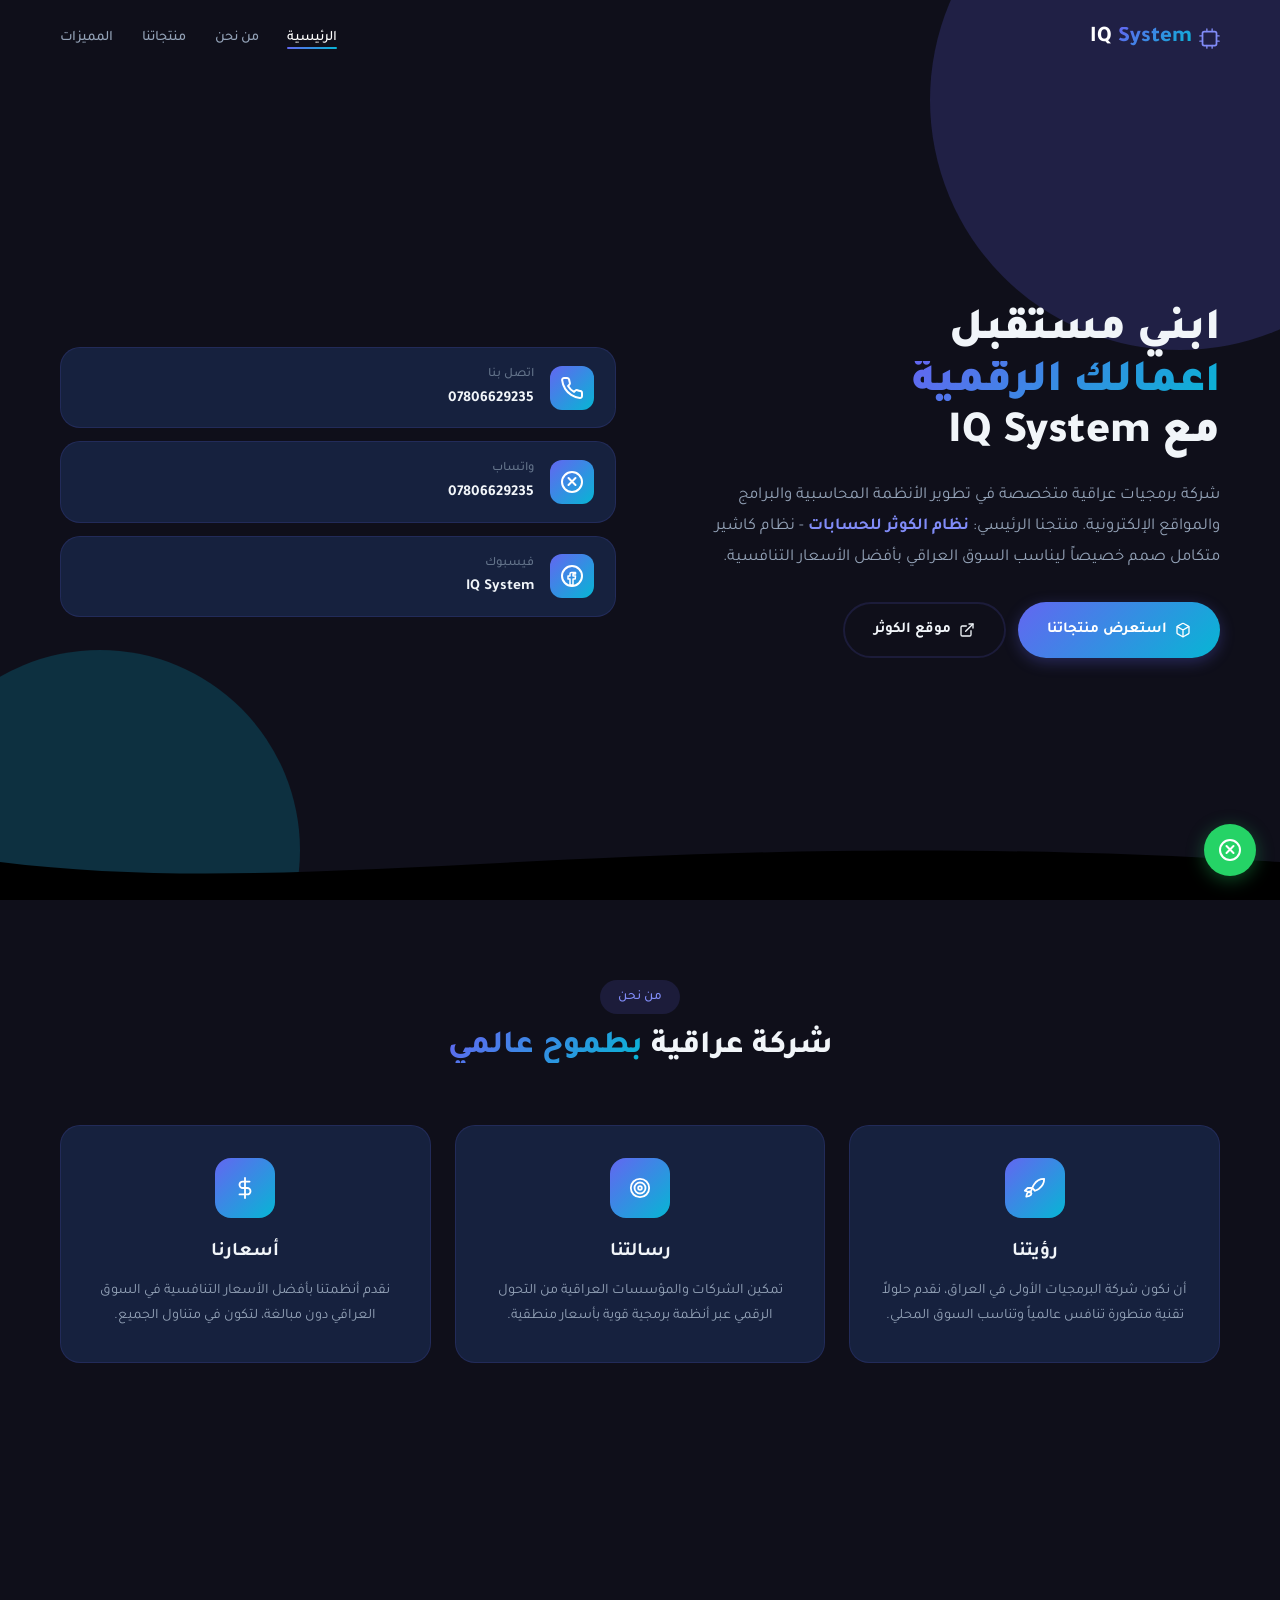
<file: index.html>
<!DOCTYPE html>
<html lang="ar" dir="rtl">
<head>
    <meta charset="UTF-8">
    <meta http-equiv="X-UA-Compatible" content="IE=edge">
    <meta name="viewport" content="width=device-width, initial-scale=1.0, maximum-scale=5.0, viewport-fit=cover">
    <meta name="theme-color" content="#6366f1">
    <meta name="color-scheme" content="dark">
    <meta name="format-detection" content="telephone=no">
    <meta name="msapplication-TileColor" content="#6366f1">

    <!-- Primary SEO Meta -->
    <title>IQ System - شركة IQ سيستم للبرمجيات | نظام الكوثر للحسابات - أقوى شركة برمجيات في العراق</title>
    <meta name="description" content="IQ System شركة برمجيات عراقية رائدة متخصصة في نظام الكوثر للحسابات - نظام كاشير POS متكامل لإدارة المبيعات والمخازن والحسابات. تصميم مواقع وتطبيقات جوال وأنظمة ERP سحابية بأسعار تنافسية في العراق.">
    <meta name="keywords" content="IQ System, IQ سيستم, نظام الكوثر, الكوثر للحسابات, نظام كاشير, كاشير العراق, برنامج حسابات, برنامج محاسبي, POS العراق, نقاط بيع, شركة برمجيات عراقية, تصميم مواقع العراق, تطبيقات جوال, ERP, نظام مخازن, نظام مبيعات, بغداد, العراق">
    <meta name="author" content="IQ System">
    <meta name="robots" content="index, follow, max-image-preview:large, max-snippet:-1, max-video-preview:-1">
    <meta name="googlebot" content="index, follow, max-snippet:-1, max-image-preview:large, max-video-preview:-1">
    <meta name="google-site-verification" content="jbLJnMgVuty3QRDypL4hg71wzojxGg6FYJcYQxmpgGI">
    <meta name="bingbot" content="index, follow, max-snippet:-1, max-image-preview:large">
    <meta name="revisit-after" content="7 days">
    <meta name="rating" content="General">
    <meta name="language" content="Arabic">
    <meta name="geo.region" content="IQ-BG">
    <meta name="geo.placename" content="Baghdad">
    <meta name="geo.position" content="33.3152;44.3661">
    <meta name="ICBM" content="33.3152, 44.3661">

    <!-- Canonical & Alternates -->
    <link rel="canonical" href="https://iqsystem.iq/">
    <link rel="alternate" hreflang="ar" href="https://iqsystem.iq/">
    <link rel="alternate" hreflang="ar-IQ" href="https://iqsystem.iq/">
    <link rel="alternate" hreflang="x-default" href="https://iqsystem.iq/">

    <!-- Open Graph / Facebook -->
    <meta property="og:type" content="website">
    <meta property="og:url" content="https://iqsystem.iq/">
    <meta property="og:title" content="IQ System - أقوى شركة برمجيات في العراق | نظام الكوثر للحسابات">
    <meta property="og:description" content="IQ System شركة برمجيات عراقية رائدة. نقدم نظام الكوثر للحسابات - نظام كاشير POS متكامل، تصميم مواقع، تطبيقات جوال، أنظمة ERP سحابية بأفضل الأسعار في العراق.">
    <meta property="og:image" content="https://iqsystem.iq/og-image.jpg">
    <meta property="og:image:width" content="1200">
    <meta property="og:image:height" content="630">
    <meta property="og:image:alt" content="IQ System - شركة برمجيات عراقية | نظام الكوثر للحسابات">
    <meta property="og:image:type" content="image/jpeg">
    <meta property="og:site_name" content="IQ System">
    <meta property="og:locale" content="ar_AR">
    <meta property="og:locale:alternate" content="en_US">
    <meta property="article:publisher" content="https://www.facebook.com/profile.php?id=61586083632353">
    <meta property="fb:app_id" content="61586083632353">

    <!-- Twitter Card -->
    <meta name="twitter:card" content="summary_large_image">
    <meta name="twitter:site" content="@IQSystemIQ">
    <meta name="twitter:creator" content="@IQSystemIQ">
    <meta name="twitter:title" content="IQ System - أقوى شركة برمجيات في العراق | نظام الكوثر">
    <meta name="twitter:description" content="IQ System - نظام الكوثر للحسابات، كاشير POS، تصميم مواقع، تطبيقات جوال، ERP سحابية. أفضل الأسعار في العراق.">
    <meta name="twitter:image" content="https://iqsystem.iq/og-image.jpg">
    <meta name="twitter:image:alt" content="IQ System - شركة برمجيات عراقية">

    <!-- Favicon -->
    <link rel="icon" type="image/svg+xml" href="data:image/svg+xml,%3Csvg xmlns='http://www.w3.org/2000/svg' viewBox='0 0 100 100'%3E%3Crect width='100' height='100' rx='20' fill='%236366f1'/%3E%3Ctext x='50' y='68' text-anchor='middle' fill='white' font-family='sans-serif' font-weight='bold' font-size='50'%3EIQ%3C/text%3E%3C/svg%3E">
    <link rel="apple-touch-icon" sizes="180x180" href="data:image/svg+xml,%3Csvg xmlns='http://www.w3.org/2000/svg' viewBox='0 0 100 100'%3E%3Crect width='100' height='100' rx='20' fill='%236366f1'/%3E%3Ctext x='50' y='68' text-anchor='middle' fill='white' font-family='sans-serif' font-weight='bold' font-size='50'%3EIQ%3C/text%3E%3C/svg%3E">
    <link rel="mask-icon" href="data:image/svg+xml,%3Csvg xmlns='http://www.w3.org/2000/svg' viewBox='0 0 100 100'%3E%3Crect width='100' height='100' rx='20' fill='%236366f1'/%3E%3Ctext x='50' y='68' text-anchor='middle' fill='white' font-family='sans-serif' font-weight='bold' font-size='50'%3EIQ%3C/text%3E%3C/svg%3E" color="#6366f1">

    <!-- Web App Manifest -->
    <link rel="manifest" href="/manifest.json">

    <!-- DNS Prefetch & Preconnect -->
    <link rel="dns-prefetch" href="//fonts.googleapis.com">
    <link rel="dns-prefetch" href="//fonts.gstatic.com">
    <link rel="dns-prefetch" href="//al-kother.netlify.app">
    <link rel="preconnect" href="https://fonts.googleapis.com">
    <link rel="preconnect" href="https://fonts.gstatic.com" crossorigin>
    <!-- Stylesheets -->
    <link rel="stylesheet" href="style.css">
    <link rel="preload" as="style" href="https://fonts.googleapis.com/css2?family=Tajawal:wght@400;500;700;800;900&display=swap" onload="this.onload=null;this.rel='stylesheet'">
    <noscript><link href="https://fonts.googleapis.com/css2?family=Tajawal:wght@400;500;700;800;900&display=swap" rel="stylesheet"></noscript>
    <!-- JSON-LD Structured Data -->
    <script type="application/ld+json">
    {
      "@context": "https://schema.org",
      "@graph": [
        {
          "@type": "Organization",
          "@id": "https://iqsystem.iq/#organization",
          "name": "IQ System",
          "alternateName": ["IQ سيستم", "IQ System Iraq"],
          "url": "https://iqsystem.iq/",
          "logo": {
            "@type": "ImageObject",
            "url": "https://iqsystem.iq/logo.png",
            "width": 512,
            "height": 512
          },
          "description": "شركة برمجيات عراقية رائدة متخصصة في نظام الكوثر للحسابات - نظام كاشير POS متكامل وتصميم المواقع والتطبيقات وأنظمة ERP السحابية.",
          "foundingDate": "2016",
          "founders": [{"@type": "Person", "name": "IQ System Team"}],
          "address": {
            "@type": "PostalAddress",
            "addressLocality": "بغداد",
            "addressRegion": "المنصور",
            "addressCountry": "IQ"
          },
          "contactPoint": [
            {
              "@type": "ContactPoint",
              "telephone": "+9647806629235",
              "contactType": "sales",
              "areaServed": "IQ",
              "availableLanguage": ["Arabic"]
            },
            {
              "@type": "ContactPoint",
              "telephone": "+9647806629235",
              "contactType": "customer service",
              "contactOption": "TollFree",
              "areaServed": "IQ",
              "availableLanguage": ["Arabic"]
            },
            {
              "@type": "ContactPoint",
              "telephone": "+9647806629235",
              "contactType": "technical support",
              "areaServed": "IQ",
              "availableLanguage": ["Arabic"],
              "hoursAvailable": {
                "@type": "OpeningHoursSpecification",
                "dayOfWeek": ["Saturday","Sunday","Monday","Tuesday","Wednesday","Thursday"],
                "opens": "00:00",
                "closes": "23:59"
              }
            }
          ],
          "sameAs": [
            "https://www.facebook.com/profile.php?id=61586083632353",
            "https://wa.me/9647806629235",
            "https://al-kother.netlify.app"
          ]
        },
        {
          "@type": "WebSite",
          "@id": "https://iqsystem.iq/#website",
          "url": "https://iqsystem.iq/",
          "name": "IQ System - شركة IQ سيستم للبرمجيات",
          "description": "أقوى شركة برمجيات في العراق - نظام الكوثر للحسابات",
          "publisher": {"@id": "https://iqsystem.iq/#organization"},
          "inLanguage": "ar",
          "potentialAction": {
            "@type": "SearchAction",
            "target": {
              "@type": "EntryPoint",
              "urlTemplate": "https://iqsystem.iq/search?q={search_term_string}"
            },
            "query-input": "required name=search_term_string"
          }
        },
        {
          "@type": "WebPage",
          "@id": "https://iqsystem.iq/#webpage",
          "url": "https://iqsystem.iq/",
          "name": "IQ System - الصفحة الرئيسية | نظام الكوثر للحسابات",
          "description": "الصفحة الرئيسية لشركة IQ System - شركة برمجيات عراقية رائدة تقدم نظام الكوثر للحسابات وخدمات تصميم المواقع والتطبيقات.",
          "inLanguage": "ar",
          "isPartOf": {"@id": "https://iqsystem.iq/#website"},
          "about": {"@id": "https://iqsystem.iq/#organization"},
          "datePublished": "2024-01-01",
          "dateModified": "2026-05-06",
          "breadcrumb": {"@id": "https://iqsystem.iq/#breadcrumb"}
        },
        {
          "@type": "BreadcrumbList",
          "@id": "https://iqsystem.iq/#breadcrumb",
          "itemListElement": [
            {
              "@type": "ListItem",
              "position": 1,
              "name": "الرئيسية",
              "item": "https://iqsystem.iq/"
            }
          ]
        },
        {
          "@type": "SoftwareApplication",
          "@id": "https://iqsystem.iq/#al-kawthar",
          "name": "نظام الكوثر للحسابات",
          "alternateName": ["Al-Kawthar Accounting System", "الكوثر"],
          "applicationCategory": "BusinessApplication",
          "operatingSystem": "Windows, Android, iOS, Web",
          "offers": {
            "@type": "Offer",
            "price": "0",
            "priceCurrency": "USD",
            "description": "اتصل بنا للحصول على عرض سعر مخصص",
            "availability": "https://schema.org/InStock"
          },
          "description": "نظام كاشير POS عملاق ومتكامل لإدارة الحسابات والمبيعات والمشتريات والمخازن. صمم بأحدث التقنيات ليناسب جميع أنواع الأنشطة التجارية في العراق.",
          "url": "https://al-kother.netlify.app",
          "provider": {"@id": "https://iqsystem.iq/#organization"},
          "featureList": [
            "إدارة المبيعات ونقاط البيع POS",
            "إدارة المخازن والمستودعات",
            "الحسابات العامة والأستاذ العام",
            "إدارة المشتريات والموردين",
            "تقارير مالية شاملة وتصدير PDF/Excel",
            "إدارة العملاء والموردين CRM",
            "دعم الباركود والموازين الإلكترونية",
            "العمل بدون إنترنت مع مزامنة تلقائية",
            "دعم الأجهزة اللوحية والكاشير التقليدي",
            "دعم الفروع المتعددة والربط السحابي"
          ]
        },
        {
          "@type": "FAQPage",
          "mainEntity": [
            {
              "@type": "Question",
              "name": "ما هو نظام الكوثر للحسابات؟",
              "acceptedAnswer": {
                "@type": "Answer",
                "text": "نظام الكوثر للحسابات هو نظام كاشير POS عملاق ومتكامل من تطوير شركة IQ System العراقية. يدير المبيعات والمشتريات والمخازن والحسابات العامة مع دعم الباركود والموازين الإلكترونية والعمل بدون إنترنت."
              }
            },
            {
              "@type": "Question",
              "name": "هل نظام الكوثر مناسب للسوق العراقي؟",
              "acceptedAnswer": {
                "@type": "Answer",
                "text": "نعم، نظام الكوثر صمم خصيصاً لتلبية احتياجات السوق العراقي بجميع فئاته وبأسعار تنافسية مناسبة جداً مقارنة بالأنظمة الأخرى. يدعم اللغة العربية بالكامل ويتوافق مع المتطلبات المحاسبية والضريبية في العراق."
              }
            },
            {
              "@type": "Question",
              "name": "هل يمكن استخدام نظام الكوثر بدون إنترنت؟",
              "acceptedAnswer": {
                "@type": "Answer",
                "text": "نعم، نظام الكوثر يعمل بشكل كامل بدون اتصال بالإنترنت. عند توفر الاتصال، تتم المزامنة تلقائياً مع الفروع الأخرى والسحابة لضمان تحديث البيانات بشكل دائم."
              }
            },
            {
              "@type": "Question",
              "name": "ما هي أسعار أنظمة IQ System؟",
              "acceptedAnswer": {
                "@type": "Answer",
                "text": "تتميز IQ System بتقديم أفضل الأسعار التنافسية في السوق العراقي دون مبالغة. للحصول على عرض سعر مخصص يناسب احتياجات عملك، يمكنك التواصل معنا عبر واتساب على الرقم 07806629235."
              }
            },
            {
              "@type": "Question",
              "name": "ما هي الخدمات التي تقدمها IQ System؟",
              "acceptedAnswer": {
                "@type": "Answer",
                "text": "تقدم IQ System: نظام الكوثر للحسابات (كاشير POS)، تصميم وتطوير المواقع الإلكترونية، تطبيقات الجوال (Android و iOS)، الأنظمة السحابية، أنظمة ERP المخصصة للشركات."
              }
            },
            {
              "@type": "Question",
              "name": "هل تقدم IQ System دعماً فنياً؟",
              "acceptedAnswer": {
                "@type": "Answer",
                "text": "نعم، نوفر دعماً فنياً على مدار الساعة طوال أيام الأسبوع. فريق الدعم الفني متواجد لحل أي مشكلة تواجهك. يمكنك التواصل عبر واتساب أو فيسبوك."
              }
            }
          ]
        }
      ]
    }
    </script>

    <!-- Preload Critical Assets -->
    <link rel="preload" as="script" href="script.js">
</head>
<body>

    <svg xmlns="http://www.w3.org/2000/svg" style="display:none" aria-hidden="true">
        <symbol id="ic-chip" viewBox="0 0 24 24"><rect width="16" height="16" x="4" y="4" rx="2" fill="none" stroke="currentColor" stroke-width="2"/><path d="M9 1v3m6-3v3M9 20v3m6-3v3M1 9h3m-3 6h3M20 9h3m-3 6h3" stroke="currentColor" stroke-width="1.5" stroke-linecap="round"/></symbol>
        <symbol id="ic-menu" viewBox="0 0 24 24"><path d="M3 12h18M3 6h18M3 18h18" fill="none" stroke="currentColor" stroke-width="2" stroke-linecap="round"/></symbol>
        <symbol id="ic-phone" viewBox="0 0 24 24"><path d="M22 16.92v3a2 2 0 01-2.18 2 19.79 19.79 0 01-8.63-3.07 19.5 19.5 0 01-6-6 19.79 19.79 0 01-3.07-8.67A2 2 0 014.11 2h3a2 2 0 012 1.72 12.84 12.84 0 00.7 2.81 2 2 0 01-.45 2.11L8.09 9.91a16 16 0 006 6l1.27-1.27a2 2 0 012.11-.45 12.84 12.84 0 002.81.7A2 2 0 0122 16.92z" fill="none" stroke="currentColor" stroke-width="2" stroke-linecap="round" stroke-linejoin="round"/></symbol>
        <symbol id="ic-whatsapp" viewBox="0 0 24 24"><circle cx="12" cy="12" r="10" fill="none" stroke="currentColor" stroke-width="2"/><path d="M8.5 8l3.5 3.5-3.5 3.5m7-7L12 11.5 15.5 15" fill="none" stroke="currentColor" stroke-width="2" stroke-linecap="round" stroke-linejoin="round"/></symbol>
        <symbol id="ic-facebook" viewBox="0 0 24 24"><circle cx="12" cy="12" r="10" fill="none" stroke="currentColor" stroke-width="2"/><path d="M13.5 8.5h-2a1.5 1.5 0 00-1.5 1.5V12H8v3h2v6h3v-6h2.2l.3-3h-2.5V10h2.5V8.5z" fill="none" stroke="currentColor" stroke-width="1.5" stroke-linecap="round" stroke-linejoin="round"/></symbol>
        <symbol id="ic-house" viewBox="0 0 24 24"><path d="M3 9l9-7 9 7v11a2 2 0 01-2 2H5a2 2 0 01-2-2z" fill="none" stroke="currentColor" stroke-width="2" stroke-linecap="round" stroke-linejoin="round"/><path d="M9 22V12h6v10" fill="none" stroke="currentColor" stroke-width="2" stroke-linecap="round" stroke-linejoin="round"/></symbol>
        <symbol id="ic-info" viewBox="0 0 24 24"><circle cx="12" cy="12" r="10" fill="none" stroke="currentColor" stroke-width="2"/><path d="M12 16v-4M12 8h.01" fill="none" stroke="currentColor" stroke-width="2" stroke-linecap="round"/></symbol>
        <symbol id="ic-box" viewBox="0 0 24 24"><path d="M21 16V8a2 2 0 00-1-1.73l-7-4a2 2 0 00-2 0l-7 4A2 2 0 003 8v8a2 2 0 001 1.73l7 4a2 2 0 002 0l7-4A2 2 0 0021 16z" fill="none" stroke="currentColor" stroke-width="2" stroke-linecap="round" stroke-linejoin="round"/><path d="M3.27 6.96L12 12.01l8.73-5.05M12 22.08V12" fill="none" stroke="currentColor" stroke-width="2" stroke-linecap="round" stroke-linejoin="round"/></symbol>
        <symbol id="ic-star" viewBox="0 0 24 24"><polygon points="12 2 15.09 8.26 22 9.27 17 14.14 18.18 21.02 12 17.77 5.82 21.02 7 14.14 2 9.27 8.91 8.26 12 2" fill="none" stroke="currentColor" stroke-width="2" stroke-linecap="round" stroke-linejoin="round"/></symbol>
        <symbol id="ic-external" viewBox="0 0 24 24"><path d="M18 13v6a2 2 0 01-2 2H5a2 2 0 01-2-2V8a2 2 0 012-2h6" fill="none" stroke="currentColor" stroke-width="2" stroke-linecap="round" stroke-linejoin="round"/><path d="M15 3h6v6" fill="none" stroke="currentColor" stroke-width="2" stroke-linecap="round" stroke-linejoin="round"/><path d="M10 14L21 3" fill="none" stroke="currentColor" stroke-width="2" stroke-linecap="round" stroke-linejoin="round"/></symbol>
        <symbol id="ic-crown" viewBox="0 0 24 24"><path d="M2 4l3 12h14l3-12-6 7-4-7-4 7-6-7z" fill="none" stroke="currentColor" stroke-width="2" stroke-linecap="round" stroke-linejoin="round"/><path d="M4 20h16" fill="none" stroke="currentColor" stroke-width="2" stroke-linecap="round"/></symbol>
        <symbol id="ic-rocket" viewBox="0 0 24 24"><path d="M4.5 16.5c-1.5 1.26-2 5-2 5s3.74-.5 5-2c.71-.84.7-2.13-.09-2.91a2.18 2.18 0 00-2.91-.09z" fill="none" stroke="currentColor" stroke-width="2" stroke-linecap="round" stroke-linejoin="round"/><path d="M12 15l-3-3a22 22 0 012-3.95A12.88 12.88 0 0122 2c0 2.72-.78 7.5-6 11a22.35 22.35 0 01-4 2z" fill="none" stroke="currentColor" stroke-width="2" stroke-linecap="round" stroke-linejoin="round"/><path d="M9 12H4l-3 3 6 2 2-5z" fill="none" stroke="currentColor" stroke-width="2" stroke-linecap="round" stroke-linejoin="round"/></symbol>
        <symbol id="ic-target" viewBox="0 0 24 24"><circle cx="12" cy="12" r="10" fill="none" stroke="currentColor" stroke-width="2"/><circle cx="12" cy="12" r="6" fill="none" stroke="currentColor" stroke-width="2"/><circle cx="12" cy="12" r="2" fill="none" stroke="currentColor" stroke-width="2"/></symbol>
        <symbol id="ic-dollar" viewBox="0 0 24 24"><path d="M12 1v22" fill="none" stroke="currentColor" stroke-width="2" stroke-linecap="round"/><path d="M17 5H9.5a3.5 3.5 0 000 7h5a3.5 3.5 0 010 7H6" fill="none" stroke="currentColor" stroke-width="2" stroke-linecap="round" stroke-linejoin="round"/></symbol>
        <symbol id="ic-monitor" viewBox="0 0 24 24"><rect width="20" height="14" x="2" y="3" rx="2" fill="none" stroke="currentColor" stroke-width="2"/><path d="M8 21h8" fill="none" stroke="currentColor" stroke-width="2" stroke-linecap="round"/><path d="M12 17v4" fill="none" stroke="currentColor" stroke-width="2" stroke-linecap="round"/></symbol>
        <symbol id="ic-globe" viewBox="0 0 24 24"><circle cx="12" cy="12" r="10" fill="none" stroke="currentColor" stroke-width="2"/><path d="M2 12h20" fill="none" stroke="currentColor" stroke-width="2"/><path d="M12 2a15.3 15.3 0 014 10 15.3 15.3 0 01-4 10 15.3 15.3 0 01-4-10 15.3 15.3 0 014-10z" fill="none" stroke="currentColor" stroke-width="2"/></symbol>
        <symbol id="ic-mobile" viewBox="0 0 24 24"><rect width="14" height="20" x="5" y="2" rx="2" fill="none" stroke="currentColor" stroke-width="2"/><path d="M12 18h.01" fill="none" stroke="currentColor" stroke-width="2" stroke-linecap="round"/></symbol>
        <symbol id="ic-cloud" viewBox="0 0 24 24"><path d="M17.5 19H9a7 7 0 116.71-9h1.79a4.5 4.5 0 010 9z" fill="none" stroke="currentColor" stroke-width="2" stroke-linecap="round" stroke-linejoin="round"/></symbol>
        <symbol id="ic-gear" viewBox="0 0 24 24"><circle cx="12" cy="12" r="3" fill="none" stroke="currentColor" stroke-width="2"/><path d="M12 1v2m0 18v2M4.22 4.22l1.42 1.42m12.72 12.72l1.42 1.42M1 12h2m18 0h2M4.22 19.78l1.42-1.42M18.36 5.64l1.42-1.42" fill="none" stroke="currentColor" stroke-width="2" stroke-linecap="round"/></symbol>
        <symbol id="ic-tag" viewBox="0 0 24 24"><path d="M20.59 13.41l-7.17 7.17a2 2 0 01-2.83 0L2 12V2h10l8.59 8.59a2 2 0 010 2.82z" fill="none" stroke="currentColor" stroke-width="2" stroke-linecap="round"/><circle cx="7" cy="7" r="1" fill="currentColor"/></symbol>
        <symbol id="ic-headset" viewBox="0 0 24 24"><path d="M3 18v-6a9 9 0 0118 0v6" fill="none" stroke="currentColor" stroke-width="2" stroke-linecap="round" stroke-linejoin="round"/><path d="M21 19a2 2 0 01-2 2h-1a2 2 0 01-2-2v-3a2 2 0 012-2h3zM3 19a2 2 0 002 2h1a2 2 0 002-2v-3a2 2 0 00-2-2H3z" fill="none" stroke="currentColor" stroke-width="2" stroke-linecap="round" stroke-linejoin="round"/></symbol>
        <symbol id="ic-code" viewBox="0 0 24 24"><path d="M16 18l6-6-6-6" fill="none" stroke="currentColor" stroke-width="2" stroke-linecap="round" stroke-linejoin="round"/><path d="M8 6l-6 6 6 6" fill="none" stroke="currentColor" stroke-width="2" stroke-linecap="round" stroke-linejoin="round"/></symbol>
        <symbol id="ic-database" viewBox="0 0 24 24"><ellipse cx="12" cy="5" rx="9" ry="3" fill="none" stroke="currentColor" stroke-width="2"/><path d="M21 12c0 1.66-4 3-9 3s-9-1.34-9-3" fill="none" stroke="currentColor" stroke-width="2"/><path d="M3 5v14c0 1.66 4 3 9 3s9-1.34 9-3V5" fill="none" stroke="currentColor" stroke-width="2"/></symbol>
        <symbol id="ic-sync" viewBox="0 0 24 24"><path d="M21.5 2v6h-6M2.5 22v-6h6" fill="none" stroke="currentColor" stroke-width="2" stroke-linecap="round" stroke-linejoin="round"/><path d="M2 11.5a10 10 0 0118.8-4.3M22 12.5a10 10 0 01-18.8 4.3" fill="none" stroke="currentColor" stroke-width="2" stroke-linecap="round" stroke-linejoin="round"/></symbol>
    </svg>

    <!-- Header & Navigation -->
    <header class="header" id="header">
        <nav class="nav container">
            <a href="#" class="nav__logo">
                <svg class="icon" width="21" height="21"><use href="#ic-chip"/></svg>
                <span>IQ <span class="text-gradient">System</span></span>
            </a>
            <ul class="nav__list" id="navList">
                <li class="nav__item"><a href="#home" class="nav__link active">الرئيسية</a></li>
                <li class="nav__item"><a href="#about" class="nav__link">من نحن</a></li>
                <li class="nav__item"><a href="#products" class="nav__link">منتجاتنا</a></li>
                <li class="nav__item"><a href="#features" class="nav__link">المميزات</a></li>
            </ul>
            <button class="nav__toggle" id="navToggle" aria-label="القائمة">
                <svg class="icon" width="22" height="22"><use href="#ic-menu"/></svg>
            </button>
        </nav>
    </header>

    <main>
        <!-- Hero Section -->
        <section class="hero" id="home">
            <div class="hero__bg">
                <div class="hero__glow hero__glow--1"></div>
                <div class="hero__glow hero__glow--2"></div>
            </div>
            <div class="hero__container container">
                <div class="hero__content">
                    <h1 class="hero__title">
                        ابني مستقبل<br>
                        <span class="text-gradient">أعمالك الرقمية</span><br>
                        مع IQ System
                    </h1>
                    <p class="hero__description">
                        شركة برمجيات عراقية متخصصة في تطوير الأنظمة المحاسبية والبرامج والمواقع الإلكترونية.
                        منتجنا الرئيسي: <strong>نظام الكوثر للحسابات</strong> - نظام كاشير متكامل
                        صمم خصيصاً ليناسب السوق العراقي بأفضل الأسعار التنافسية.
                    </p>
                    <div class="hero__btns">
                        <a href="#products" class="btn btn--primary">
                            <svg class="icon" width="16" height="16"><use href="#ic-box"/></svg> استعرض منتجاتنا
                        </a>
                        <a href="https://al-kother.netlify.app" target="_blank" class="btn btn--outline">
                            <svg class="icon" width="16" height="16"><use href="#ic-external"/></svg> موقع الكوثر
                        </a>
                    </div>
                </div>
                <div class="hero__image">
                    <div class="hero__contact-cards">
                        <a href="tel:+9647806629235" class="hero__contact-card">
                            <svg class="icon" width="18" height="18"><use href="#ic-phone"/></svg>
                            <div>
                                <strong>اتصل بنا</strong>
                                <span>07806629235</span>
                            </div>
                        </a>
                        <a href="https://wa.me/9647806629235" target="_blank" class="hero__contact-card">
                            <svg class="icon" width="18" height="18"><use href="#ic-whatsapp"/></svg>
                            <div>
                                <strong>واتساب</strong>
                                <span>07806629235</span>
                            </div>
                        </a>
                        <a href="https://www.facebook.com/profile.php?id=61586083632353" target="_blank" class="hero__contact-card">
                            <svg class="icon" width="18" height="18"><use href="#ic-facebook"/></svg>
                            <div>
                                <strong>فيسبوك</strong>
                                <span>IQ System</span>
                            </div>
                        </a>
                    </div>
                </div>
            </div>
            <div class="hero__wave">
                <svg viewBox="0 0 1440 120" preserveAspectRatio="none">
                    <path fill="var(--bg-color)" d="M0,60 C360,120 720,0 1440,60 L1440,120 L0,120 Z"></path>
                </svg>
            </div>
        </section>

        <!-- About Section -->
        <section class="about section" id="about">
            <div class="container">
                <div class="section__header">
                    <span class="section__tag">من نحن</span>
                    <h2 class="section__title">شركة عراقية <span class="text-gradient">بطموح عالمي</span></h2>
                </div>
                <div class="about__grid">
                    <div class="about__card">
                        <div class="about__icon"><svg class="icon" width="22" height="22"><use href="#ic-rocket"/></svg></div>
                        <h3>رؤيتنا</h3>
                        <p>أن نكون شركة البرمجيات الأولى في العراق، نقدم حلولاً تقنية متطورة تنافس عالمياً وتناسب السوق المحلي.</p>
                    </div>
                    <div class="about__card">
                        <div class="about__icon"><svg class="icon" width="22" height="22"><use href="#ic-target"/></svg></div>
                        <h3>رسالتنا</h3>
                        <p>تمكين الشركات والمؤسسات العراقية من التحول الرقمي عبر أنظمة برمجية قوية بأسعار منطقية.</p>
                    </div>
                    <div class="about__card">
                        <div class="about__icon"><svg class="icon" width="22" height="22"><use href="#ic-dollar"/></svg></div>
                        <h3>أسعارنا</h3>
                        <p>نقدم أنظمتنا بأفضل الأسعار التنافسية في السوق العراقي دون مبالغة، لتكون في متناول الجميع.</p>
                    </div>
                </div>
            </div>
        </section>

        <!-- Products Section -->
        <section class="products section" id="products">
            <div class="container">
                <div class="section__header">
                    <span class="section__tag">منتجاتنا</span>
                    <h2 class="section__title">حلول تقنية <span class="text-gradient">متكاملة</span></h2>
                </div>
                <div class="products__grid">
                    <!-- Al-Kawthar Featured -->
                    <div class="product__featured">
                        <div class="product__featured-badge">
                            <svg class="icon" width="16" height="16"><use href="#ic-crown"/></svg> المنتج الرئيسي
                        </div>
                        <div class="product__featured-content">
                            <div class="product__featured-icon">
                                <svg class="icon" width="22" height="22"><use href="#ic-monitor"/></svg>
                            </div>
                            <h3>نظام الكوثر للحسابات</h3>
                            <p class="product__featured-desc">
                                نظام كاشير عملاق ومتكامل لإدارة الحسابات والمبيعات والمشتريات والمخازن.
                                صمم بأحدث التقنيات ليناسب جميع أنواع الأنشطة التجارية في العراق.
                            </p>
                            <a href="https://al-kother.netlify.app" target="_blank" class="btn btn--primary">
                                <svg class="icon" width="16" height="16"><use href="#ic-external"/></svg> زيارة موقع الكوثر
                            </a>
                        </div>
                        <div class="product__featured-image">
                            <img src="data:image/svg+xml,%3Csvg xmlns='http://www.w3.org/2000/svg' viewBox='0 0 400 280'%3E%3Crect fill='%231a1a2e' width='400' height='280' rx='16'/%3E%3Crect fill='%2316203e' x='20' y='60' width='360' height='55' rx='12'/%3E%3Ctext fill='%236366f1' x='200' y='95' text-anchor='middle' font-family='sans-serif' font-size='18' font-weight='bold'%3Eالكوثر للحسابات%3C/text%3E%3Crect fill='%2316203e' x='20' y='135' width='360' height='40' rx='10'/%3E%3Ctext fill='%2394a3b8' x='60' y='161' text-anchor='middle' font-family='sans-serif' font-size='13'%3Eنظام مبيعات%3C/text%3E%3Ctext fill='%2322c55e' x='340' y='161' text-anchor='end' font-family='sans-serif' font-size='13'%3E✓ متصل%3C/text%3E%3Crect fill='%2316203e' x='20' y='190' width='360' height='40' rx='10'/%3E%3Ctext fill='%2394a3b8' x='60' y='216' text-anchor='middle' font-family='sans-serif' font-size='13'%3Eإدارة المخازن%3C/text%3E%3Ctext fill='%2322c55e' x='340' y='216' text-anchor='end' font-family='sans-serif' font-size='13'%3E✓ متصل%3C/text%3E%3C/svg%3E" alt="نظام الكوثر" class="product__mockup-img">
                        </div>
                    </div>

                    <div class="product__card">
                        <div class="product__card-icon"><svg class="icon" width="22" height="22"><use href="#ic-globe"/></svg></div>
                        <h4>تصميم المواقع الإلكترونية</h4>
                        <p>مواقع احترافية متجاوبة، متاجر إلكترونية، مواقع شركات، لوحات تحكم.</p>
                    </div>
                    <div class="product__card">
                        <div class="product__card-icon"><svg class="icon" width="22" height="22"><use href="#ic-mobile"/></svg></div>
                        <h4>تطبيقات الجوال</h4>
                        <p>تطبيقات أندرويد و iOS أصلية ومتجاوبة تلبي كافة احتياجات عملك.</p>
                    </div>
                    <div class="product__card">
                        <div class="product__card-icon"><svg class="icon" width="22" height="22"><use href="#ic-cloud"/></svg></div>
                        <h4>الأنظمة السحابية</h4>
                        <p>حلول سحابية متكاملة مع لوحات تحكم وإمكانية الوصول من أي مكان.</p>
                    </div>
                    <div class="product__card">
                        <div class="product__card-icon"><svg class="icon" width="22" height="22"><use href="#ic-gear"/></svg></div>
                        <h4>أنظمة ERP مخصصة</h4>
                        <p>أنظمة تخطيط موارد المؤسسات مصممة حسب احتياج عملك الخاص.</p>
                    </div>
                </div>
            </div>
        </section>

        <!-- Features Section -->
        <section class="features section" id="features">
            <div class="container">
                <div class="section__header">
                    <span class="section__tag">لماذا تختارنا</span>
                    <h2 class="section__title">ما يميز <span class="text-gradient">IQ System</span></h2>
                </div>
                <div class="features__grid">
                    <div class="feature__item">
                        <svg class="icon" width="28" height="28"><use href="#ic-tag"/></svg>
                        <h4>أسعار تنافسية</h4>
                        <p>نقدم أفضل الأسعار في السوق العراقي بدون مبالغة، لأننا نؤمن أن التكنولوجيا للجميع.</p>
                    </div>
                    <div class="feature__item">
                        <svg class="icon" width="28" height="28"><use href="#ic-headset"/></svg>
                        <h4>دعم فني 24/7</h4>
                        <p>فريق دعم فني متواجد على مدار الساعة لحل أي مشكلة تواجهك.</p>
                    </div>
                    <div class="feature__item">
                        <svg class="icon" width="28" height="28"><use href="#ic-code"/></svg>
                        <h4>تطوير مخصص</h4>
                        <p>نطور أنظمة مخصصة حسب احتياجات عملك الخاصة، لا قوالب جاهزة.</p>
                    </div>
                    <div class="feature__item">
                        <svg class="icon" width="28" height="28"><use href="#ic-database"/></svg>
                        <h4>أمان عالي</h4>
                        <p>نسخ احتياطي تلقائي، تشفير البيانات، وحماية كاملة لمعلومات عملك.</p>
                    </div>
                    <div class="feature__item">
                        <svg class="icon" width="28" height="28"><use href="#ic-sync"/></svg>
                        <h4>تحديثات مستمرة</h4>
                        <p>نطور أنظمتنا باستمرار ونضيف ميزات جديدة بناءً على احتياجات السوق.</p>
                    </div>
                </div>
            </div>
        </section>
    </main>

    <!-- Footer -->
    <footer class="footer">
        <div class="container">
            <div class="footer__grid">
                <div class="footer__brand">
                    <a href="#" class="footer__logo">
                        <svg class="icon" width="21" height="21"><use href="#ic-chip"/></svg> IQ <span class="text-gradient">System</span>
                    </a>
                    <p>شركة عراقية رائدة في تطوير البرمجيات والأنظمة المحاسبية.</p>
                    <div class="footer__social">
                        <a href="https://www.facebook.com/profile.php?id=61586083632353&locale" target="_blank" aria-label="فيسبوك">
                            <svg class="icon" width="18" height="18"><use href="#ic-facebook"/></svg>
                        </a>
                        <a href="https://wa.me/9647806629235" target="_blank" aria-label="واتساب">
                            <svg class="icon" width="18" height="18"><use href="#ic-whatsapp"/></svg>
                        </a>
                    </div>
                </div>
                <div class="footer__contact">
                    <h4>تواصل معنا</h4>
                    <ul>
                        <li><svg class="icon" width="18" height="18"><use href="#ic-phone"/></svg> <a href="tel:+9647806629235">07806629235</a></li>
                        <li><svg class="icon" width="18" height="18"><use href="#ic-whatsapp"/></svg> <a href="https://wa.me/9647806629235" target="_blank">07806629235</a></li>
                        <li><svg class="icon" width="18" height="18"><use href="#ic-facebook"/></svg> <a href="https://www.facebook.com/profile.php?id=61586083632353" target="_blank">IQ System</a></li>
                    </ul>
                </div>
            </div>
            <div class="footer__bottom">
                <p>&copy; 2026 IQ System. جميع الحقوق محفوظة.</p>
                <a href="/privacy.html">سياسة الخصوصية</a>
            </div>
        </div>
    </footer>

    <!-- Mobile Bottom Navigation -->
    <nav class="mobile-nav" id="mobileNav">
        <div class="mobile-nav__list">
            <div class="mobile-nav__item"><a href="#home" class="active"><svg class="icon" width="18" height="18"><use href="#ic-house"/></svg>الرئيسية</a></div>
            <div class="mobile-nav__item"><a href="#about"><svg class="icon" width="18" height="18"><use href="#ic-info"/></svg>من نحن</a></div>
            <div class="mobile-nav__item"><a href="#products"><svg class="icon" width="16" height="16"><use href="#ic-box"/></svg>المنتجات</a></div>
            <div class="mobile-nav__item"><a href="#features"><svg class="icon" width="18" height="18"><use href="#ic-star"/></svg>المميزات</a></div>
        </div>
    </nav>

    <!-- Floating WhatsApp -->
    <a href="https://wa.me/9647806629235" class="floating-whatsapp" aria-label="تواصل واتساب" target="_blank">
        <svg class="icon" width="18" height="18"><use href="#ic-whatsapp"/></svg>
    </a>

    <script src="script.js" defer></script>
</body>
</html>
</file>
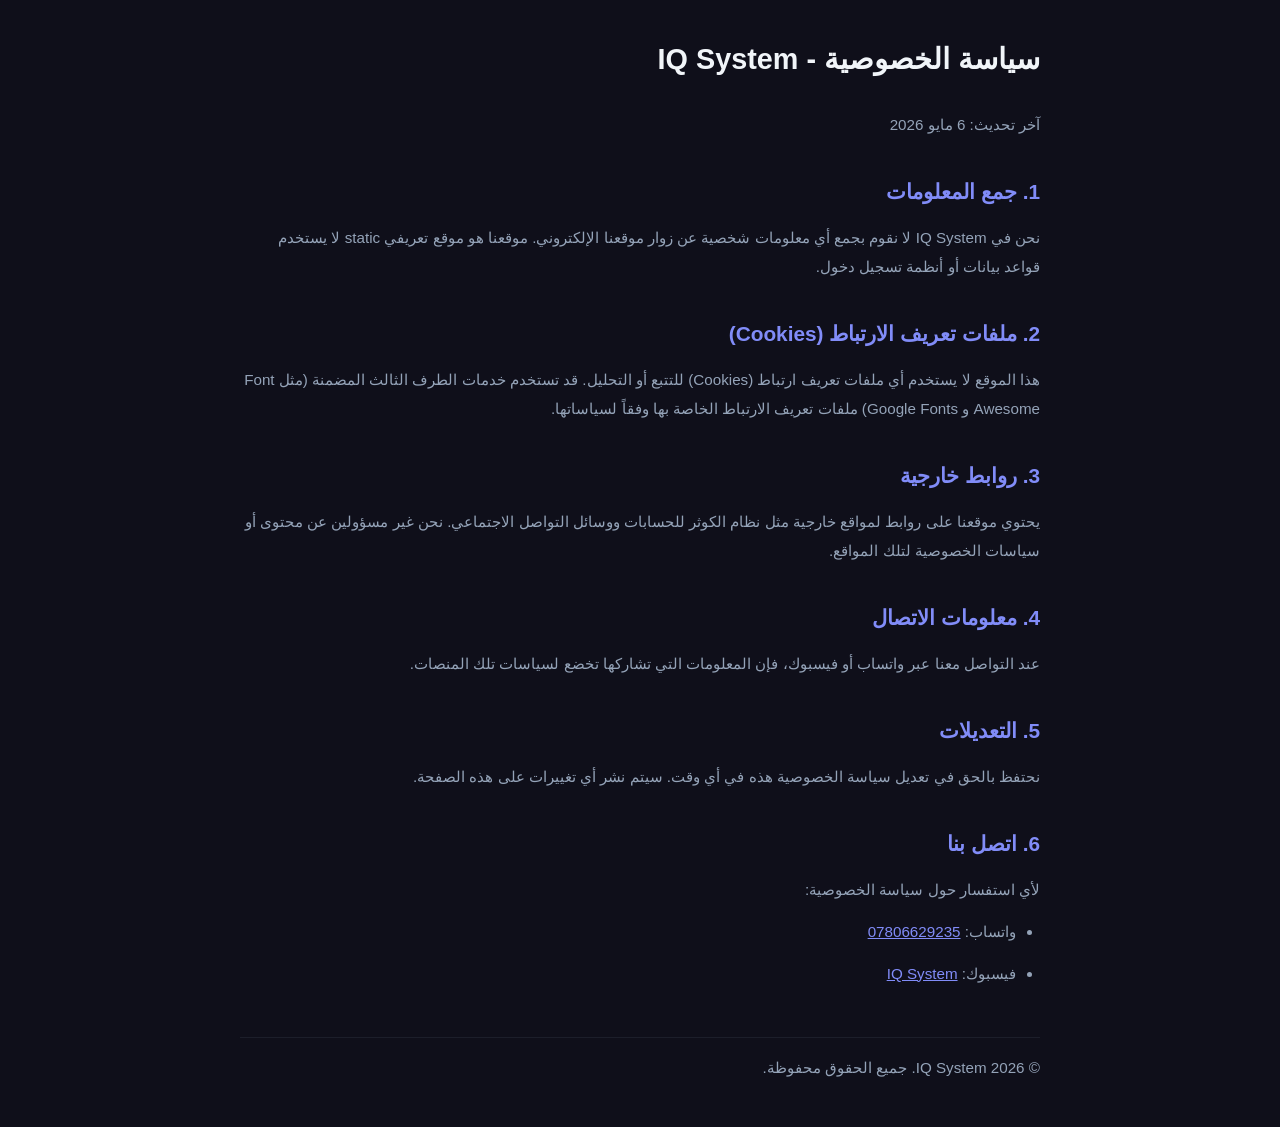
<file: privacy.html>
<!DOCTYPE html>
<html lang="ar" dir="rtl">
<head>
    <meta charset="UTF-8">
    <meta name="viewport" content="width=device-width, initial-scale=1.0">
    <meta name="robots" content="noindex, follow">
    <title>سياسة الخصوصية - IQ System</title>
    <style>
        *{margin:0;padding:0;box-sizing:border-box}
        body{
            font-family:'Tajawal',sans-serif;
            background:#0f0f1a;color:#f1f5f9;
            line-height:1.9;padding:2rem
        }
        .privacy{max-width:800px;margin:0 auto}
        .privacy h1{font-size:1.8rem;margin-bottom:1.5rem}
        .privacy h2{font-size:1.3rem;margin:2rem 0 0.8rem;color:#818cf8}
        .privacy p,.privacy li{color:#94a3b8;margin-bottom:0.8rem;font-size:0.95rem}
        .privacy ul{padding-right:1.5rem;margin-bottom:1rem}
        .privacy a{color:#818cf8}
        .privacy__date{color:#64748b;font-size:0.85rem;margin-top:3rem;border-top:1px solid rgba(148,163,184,0.1);padding-top:1rem}
    </style>
</head>
<body>
    <article class="privacy">
        <h1>سياسة الخصوصية - IQ System</h1>
        <p>آخر تحديث: 6 مايو 2026</p>

        <h2>1. جمع المعلومات</h2>
        <p>نحن في IQ System لا نقوم بجمع أي معلومات شخصية عن زوار موقعنا الإلكتروني. موقعنا هو موقع تعريفي static لا يستخدم قواعد بيانات أو أنظمة تسجيل دخول.</p>

        <h2>2. ملفات تعريف الارتباط (Cookies)</h2>
        <p>هذا الموقع لا يستخدم أي ملفات تعريف ارتباط (Cookies) للتتبع أو التحليل. قد تستخدم خدمات الطرف الثالث المضمنة (مثل Font Awesome و Google Fonts) ملفات تعريف الارتباط الخاصة بها وفقاً لسياساتها.</p>

        <h2>3. روابط خارجية</h2>
        <p>يحتوي موقعنا على روابط لمواقع خارجية مثل نظام الكوثر للحسابات ووسائل التواصل الاجتماعي. نحن غير مسؤولين عن محتوى أو سياسات الخصوصية لتلك المواقع.</p>

        <h2>4. معلومات الاتصال</h2>
        <p>عند التواصل معنا عبر واتساب أو فيسبوك، فإن المعلومات التي تشاركها تخضع لسياسات تلك المنصات.</p>

        <h2>5. التعديلات</h2>
        <p>نحتفظ بالحق في تعديل سياسة الخصوصية هذه في أي وقت. سيتم نشر أي تغييرات على هذه الصفحة.</p>

        <h2>6. اتصل بنا</h2>
        <p>لأي استفسار حول سياسة الخصوصية:</p>
        <ul>
            <li>واتساب: <a href="https://wa.me/9647806629235">07806629235</a></li>
            <li>فيسبوك: <a href="https://www.facebook.com/profile.php?id=61586083632353">IQ System</a></li>
        </ul>

        <p class="privacy__date">&copy; 2026 IQ System. جميع الحقوق محفوظة.</p>
    </article>
</body>
</html>
</file>
<file: style.css>
@charset "UTF-8";

/* ================= CSS Variables ================= */
:root {
    --p: #6366f1;
    --pd: #4f46e5;
    --pl: #818cf8;
    --s: #06b6d4;
    --a: #f59e0b;
    --bg: #0f0f1a;
    --bg2: #1a1a2e;
    --bgc: #16213e;
    --t1: #f1f5f9;
    --t2: #94a3b8;
    --t3: #64748b;
    --bd: rgba(99,102,241,0.15);
    --bdl: rgba(148,163,184,0.08);
    --gr: linear-gradient(135deg, #6366f1, #06b6d4);
    --r: 12px;
    --rl: 20px;
    --rx: 28px;
    --e: 0.25s ease;
    --mw: 1200px;
}

/* ================= Reset & Base ================= */
*,*::before,*::after{margin:0;padding:0;box-sizing:border-box}
html{scroll-behavior:smooth;scroll-padding-top:80px;-webkit-text-size-adjust:100%}
body{
    font-family:'Tajawal',sans-serif;
    background:var(--bg);
    color:var(--t1);
    line-height:1.7;
    overflow-x:hidden;
    -webkit-font-smoothing:antialiased;
}
a{text-decoration:none;color:inherit;-webkit-tap-highlight-color:transparent}
ul{list-style:none}
img{max-width:100%;display:block}
button{cursor:pointer;border:none;background:none;font-family:inherit;touch-action:manipulation}

.container{width:100%;max-width:var(--mw);margin:0 auto;padding:0 1.25rem}
.section{padding:5rem 0;content-visibility:auto;contain-intrinsic-size:500px}
.icon{flex-shrink:0;vertical-align:middle}
.text-gradient{background:var(--gr);-webkit-background-clip:text;-webkit-text-fill-color:transparent;background-clip:text}

/* ================= Section Header ================= */
.section__header{text-align:center;margin-bottom:3.5rem}
.section__tag{
    display:inline-block;background:var(--bd);color:var(--pl);
    padding:0.35rem 1.1rem;border-radius:50px;font-size:0.85rem;font-weight:500;margin-bottom:0.8rem
}
.section__title{font-size:2rem;font-weight:800;margin-bottom:0.8rem;line-height:1.3}

/* ================= Buttons ================= */
.btn{
    display:inline-flex;align-items:center;gap:0.5rem;
    padding:0.8rem 1.8rem;border-radius:50px;font-weight:600;font-size:0.95rem;
    transition:transform var(--e), box-shadow var(--e);white-space:nowrap;touch-action:manipulation
}
.btn--primary{background:var(--gr);color:#fff;box-shadow:0 4px 15px rgba(99,102,241,0.3)}
.btn--outline{border:2px solid var(--bd);color:var(--t1)}
.btn:active{transform:scale(0.97)}

/* ================= Header ================= */
.header{
    position:fixed;top:0;left:0;width:100%;z-index:1000;
    transition:background var(--e),box-shadow var(--e);padding:0.4rem 0
}
.header.scrolled{
    background:rgba(15,15,26,0.97);
    border-bottom:1px solid var(--bd);box-shadow:0 4px 20px rgba(0,0,0,0.3)
}
.nav{display:flex;align-items:center;justify-content:space-between;height:64px}
.nav__logo{display:flex;align-items:center;gap:0.45rem;font-size:1.4rem;font-weight:800;color:#fff}
.nav__logo .icon{color:var(--pl)}
.nav__list{display:flex;align-items:center;gap:1.8rem}
.nav__link{color:var(--t2);font-weight:500;font-size:0.9rem;transition:color var(--e);position:relative}
.nav__link.active,.nav__link:active{color:#fff}
.nav__link::after{
    content:'';position:absolute;bottom:-4px;right:0;width:0;height:2px;
    background:var(--gr);transition:width 0.3s;border-radius:2px
}
.nav__link.active::after{width:100%}
.nav__toggle{display:none;color:#fff}
.nav__toggle .icon{display:block}

/* ================= Hero ================= */
.hero{
    position:relative;min-height:100vh;display:flex;align-items:center;
    overflow:hidden;padding-top:64px
}
.hero__bg{position:absolute;inset:0;pointer-events:none}
.hero__glow{position:absolute;border-radius:50%;opacity:0.2}
.hero__glow--1{width:500px;height:500px;background:var(--p);top:-150px;right:-150px;animation:heroGlow1 8s ease-in-out infinite alternate}
.hero__glow--2{width:400px;height:400px;background:var(--s);bottom:-150px;left:-100px;animation:heroGlow2 10s ease-in-out infinite alternate}
@keyframes heroGlow1{0%{transform:translate(0,0)}100%{transform:translate(30px,30px)}}
@keyframes heroGlow2{0%{transform:translate(0,0)}100%{transform:translate(-20px,-20px)}}
.hero__container{display:grid;grid-template-columns:1fr 1fr;gap:3rem;align-items:center;position:relative;z-index:1}
.hero__title{font-size:2.8rem;font-weight:900;line-height:1.15;margin-bottom:1.2rem}
.hero__description{color:var(--t2);font-size:1.05rem;margin-bottom:1.8rem;line-height:1.85;max-width:520px}
.hero__description strong{color:var(--pl);font-weight:700}
.hero__btns{display:flex;gap:0.8rem;flex-wrap:wrap}

/* Hero Contact Cards */
.hero__contact-cards{display:flex;flex-direction:column;gap:0.8rem}
.hero__contact-card{
    display:flex;align-items:center;gap:1rem;
    background:var(--bgc);border:1px solid var(--bd);
    border-radius:var(--rl);padding:1rem 1.3rem;
    transition:transform var(--e),border-color var(--e)
}
.hero__contact-card:active{transform:translateX(-3px);border-color:var(--p)}
.hero__contact-card .icon{
    width:44px;height:44px;background:var(--gr);border-radius:12px;
    display:flex;align-items:center;justify-content:center;color:#fff;flex-shrink:0;padding:10px
}
.hero__contact-card strong{display:block;font-size:0.8rem;color:var(--t3);font-weight:500}
.hero__contact-card span{font-size:0.95rem;font-weight:600;direction:ltr;display:block}

.hero__wave{position:absolute;bottom:-2px;left:0;width:100%;line-height:0}
.hero__wave svg{width:100%;height:80px}

/* ================= About ================= */
.about__grid{display:grid;grid-template-columns:repeat(3,1fr);gap:1.5rem}
.about__card{
    background:var(--bgc);border:1px solid var(--bd);
    border-radius:var(--rl);padding:2rem 1.5rem;text-align:center;transition:transform var(--e),border-color var(--e)
}
.about__card:active{transform:translateY(-4px);border-color:var(--p)}
.about__icon{
    width:60px;height:60px;background:var(--gr);border-radius:16px;
    display:flex;align-items:center;justify-content:center;
    margin:0 auto 1.2rem;font-size:1.4rem;color:#fff
}
.about__card h3{font-size:1.2rem;font-weight:700;margin-bottom:0.6rem}
.about__card p{color:var(--t2);font-size:0.9rem;line-height:1.75}

/* ================= Products ================= */
.products__grid{display:grid;grid-template-columns:repeat(2,1fr);gap:1.5rem}
.product__featured{
    grid-column:1/-1;display:grid;grid-template-columns:1fr 1fr;
    gap:2.5rem;background:var(--bgc);border:1px solid var(--bd);
    border-radius:var(--rx);padding:2.5rem;position:relative;overflow:hidden
}
.product__featured::before{
    content:'';position:absolute;top:-50%;right:-50%;width:100%;height:100%;
    background:radial-gradient(circle,rgba(99,102,241,0.06),transparent 70%);pointer-events:none
}
.product__featured-badge{
    position:absolute;top:1.2rem;right:1.2rem;
    background:linear-gradient(135deg,#f59e0b,#ef4444);color:#fff;
    padding:0.35rem 1rem;border-radius:50px;font-size:0.8rem;font-weight:600;
    display:flex;align-items:center;gap:0.35rem
}
.product__featured-icon{
    width:56px;height:56px;background:var(--gr);border-radius:14px;
    display:flex;align-items:center;justify-content:center;
    font-size:1.4rem;color:#fff;margin-bottom:1.2rem
}
.product__featured-content h3{font-size:1.6rem;font-weight:800;margin-bottom:0.8rem}
.product__featured-desc{color:var(--t2);margin-bottom:1.5rem;line-height:1.85}
.product__mockup-img{width:100%;border-radius:var(--rl);border:1px solid var(--bd)}
.product__card{
    background:var(--bgc);border:1px solid var(--bd);
    border-radius:var(--rl);padding:1.8rem 1.5rem;transition:transform var(--e),border-color var(--e);text-align:center
}
.product__card:active{transform:translateY(-3px);border-color:var(--p)}
.product__card-icon{
    width:52px;height:52px;background:var(--gr);border-radius:12px;
    display:flex;align-items:center;justify-content:center;
    margin:0 auto 1rem;font-size:1.3rem;color:#fff
}
.product__card h4{font-size:1.05rem;font-weight:700;margin-bottom:0.5rem}
.product__card p{color:var(--t2);font-size:0.85rem;line-height:1.65}

/* ================= Features ================= */
.features__grid{display:grid;grid-template-columns:repeat(3,1fr);gap:1.5rem}
.feature__item{
    background:var(--bgc);border:1px solid var(--bd);
    border-radius:var(--rl);padding:1.8rem 1.3rem;text-align:center;transition:transform var(--e),border-color var(--e)
}
.feature__item:active{transform:translateY(-3px);border-color:var(--p)}
.feature__item .icon{
    margin-bottom:0.8rem;
    background:var(--gr);-webkit-background-clip:text;-webkit-text-fill-color:transparent;background-clip:text
}
.feature__item h4{font-size:1.05rem;font-weight:700;margin-bottom:0.5rem}
.feature__item p{color:var(--t2);font-size:0.85rem;line-height:1.65}

/* ================= Footer ================= */
.footer{background:var(--bg2);padding:3rem 0 1.2rem;border-top:1px solid var(--bd)}
.footer__grid{display:grid;grid-template-columns:2fr 1fr;gap:2.5rem;margin-bottom:2.5rem}
.footer__logo{display:flex;align-items:center;gap:0.45rem;font-size:1.3rem;font-weight:800;color:#fff;margin-bottom:0.8rem}
.footer__brand p{color:var(--t2);font-size:0.85rem;line-height:1.75;margin-bottom:1rem}
.footer__social{display:flex;gap:0.7rem}
.footer__social a{
    width:40px;height:40px;background:var(--bd);border-radius:50%;
    display:flex;align-items:center;justify-content:center;
    color:var(--t2);font-size:1.05rem;transition:background var(--e),color var(--e),transform var(--e)
}
.footer__social a:active{background:var(--gr);color:#fff;transform:scale(0.95)}
.footer__contact h4{font-size:1rem;font-weight:700;margin-bottom:1rem;color:#fff}
.footer__contact ul{display:flex;flex-direction:column;gap:0.7rem}
.footer__contact li{color:var(--t2);font-size:0.85rem;display:flex;align-items:center;gap:0.5rem;direction:ltr}
.footer__contact li .icon{color:var(--pl);flex-shrink:0}
.footer__contact li a{display:flex;align-items:center;gap:0.5rem}
.footer__bottom{
    display:flex;justify-content:center;align-items:center;
    padding-top:1.2rem;border-top:1px solid var(--bdl);font-size:0.8rem;color:var(--t3)
}

/* ================= Floating WhatsApp ================= */
.floating-whatsapp{
    position:fixed;bottom:1.5rem;right:1.5rem;
    width:52px;height:52px;background:#25D366;color:#fff;
    border-radius:50%;display:flex;align-items:center;justify-content:center;
    box-shadow:0 4px 18px rgba(37,211,102,0.35);
    z-index:999;transition:transform var(--e);touch-action:manipulation
}
.floating-whatsapp .icon{width:24px;height:24px}
.floating-whatsapp:active{transform:scale(0.92)}

/* ================= Mobile Bottom Navigation ================= */
.mobile-nav{
    display:none;position:fixed;bottom:0;left:0;width:100%;
    background:rgba(15,15,26,0.97);
    border-top:1px solid var(--bd);z-index:1000;padding:0.4rem 0 0.15rem
}
.mobile-nav__list{display:flex;justify-content:space-around;align-items:center}
.mobile-nav__item a{
    display:flex;flex-direction:column;align-items:center;gap:0.2rem;
    color:var(--t3);font-size:0.65rem;font-weight:600;transition:color var(--e);touch-action:manipulation
}
.mobile-nav__item a .icon{display:block;margin:0 auto 2px}
.mobile-nav__item a.active{color:var(--pl)}

/* ================= RESPONSIVE ================= */

/* Tablet: 769-1024px */
@media (max-width:1024px){
    .hero__container{grid-template-columns:1fr;text-align:center}
    .hero__description{max-width:100%}
    .hero__btns{justify-content:center}
    .hero__contact-cards{flex-direction:row;flex-wrap:wrap;justify-content:center}
    .hero__contact-card{flex:1 1 180px;min-width:160px;justify-content:center}
    .features__grid{grid-template-columns:repeat(2,1fr)}
    .about__grid{grid-template-columns:repeat(2,1fr)}
    .about__card:last-child{grid-column:1/-1;max-width:400px;justify-self:center;width:100%}
}

/* Mobile: up to 768px */
@media (max-width:768px){
    .container{padding:0 1rem}
    .section{padding:3.5rem 0;contain-intrinsic-size:400px}
    .section__header{margin-bottom:2.5rem}
    .section__title{font-size:1.6rem}
    .section__tag{font-size:0.8rem;padding:0.3rem 1rem}

    /* Header off, mobile nav on */
    .header{display:none}
    .mobile-nav{display:block}

    /* Hero */
    .hero{min-height:auto;padding:4.5rem 0 2.5rem}
    .hero__title{font-size:1.8rem}
    .hero__description{font-size:0.9rem}
    .hero__btns{flex-direction:column;align-items:stretch}
    .hero__btns .btn{justify-content:center}
    .hero__contact-cards{flex-direction:column;gap:0.6rem}
    .hero__contact-card{justify-content:flex-start;padding:0.9rem 1.1rem;min-width:0;flex:1}
    .hero__contact-card .icon{width:40px;height:40px;padding:9px}
    .hero__contact-card strong{font-size:0.75rem}
    .hero__contact-card span{font-size:0.85rem}
    .hero__wave svg{height:50px}
    .hero__glow--1{width:250px;height:250px;top:-80px;right:-80px}
    .hero__glow--2{width:200px;height:200px;bottom:-80px;left:-50px}

    /* About */
    .about__grid{grid-template-columns:1fr;gap:1rem}
    .about__card{padding:1.5rem 1.2rem}
    .about__card:last-child{max-width:100%}
    .about__icon{width:50px;height:50px;font-size:1.2rem;margin-bottom:1rem}

    /* Products */
    .products__grid{grid-template-columns:repeat(2,1fr);gap:1rem}
    .product__featured{grid-template-columns:1fr;padding:1.5rem 1.2rem;gap:1.2rem}
    .product__featured-badge{position:static;margin-bottom:0.8rem;display:inline-flex}
    .product__featured-content h3{font-size:1.3rem}
    .product__featured-icon{width:48px;height:48px;font-size:1.2rem}
    .product__featured-desc{font-size:0.9rem}
    .product__card{padding:1.3rem 1rem}
    .product__card-icon{width:44px;height:44px;font-size:1.15rem;margin-bottom:0.8rem}
    .product__card h4{font-size:0.95rem}
    .product__card p{font-size:0.78rem}

    /* Features - ALWAYS 2 per row */
    .features__grid{grid-template-columns:1fr 1fr;gap:0.7rem}
    .feature__item{padding:1.2rem 0.8rem}
    .feature__item .icon{width:20px;height:20px;margin-bottom:0.5rem}
    .feature__item h4{font-size:0.9rem;margin-bottom:0.3rem}
    .feature__item p{font-size:0.75rem;line-height:1.5}

    /* Footer */
    .footer{padding:2rem 0 4.5rem}
    .footer__grid{grid-template-columns:1fr;gap:1.5rem;margin-bottom:1.5rem}
    .footer__brand{text-align:center}
    .footer__social{justify-content:center}

    .floating-whatsapp{bottom:4.5rem;right:1rem;width:46px;height:46px}
    .floating-whatsapp .icon{width:22px;height:22px}
}

/* Small Mobile: up to 380px */
@media (max-width:380px){
    .hero__title{font-size:1.5rem}
    .section__title{font-size:1.4rem}
    .hero__contact-card{padding:0.75rem 0.9rem}
    .hero__contact-card .icon{width:36px;height:36px;padding:8px}
    .hero__contact-card span{font-size:0.8rem}
    .features__grid{gap:0.5rem}
    .feature__item{padding:1rem 0.6rem}
    .feature__item .icon{width:18px;height:18px}
    .feature__item h4{font-size:0.82rem}
    .feature__item p{font-size:0.7rem}
    .product__card-icon{width:38px;height:38px;font-size:1rem}
}

/* ================= Scrollbar ================= */
::-webkit-scrollbar{width:6px}
::-webkit-scrollbar-track{background:var(--bg)}
::-webkit-scrollbar-thumb{background:var(--pd);border-radius:3px}

::selection{background:var(--p);color:#fff}
</file>
